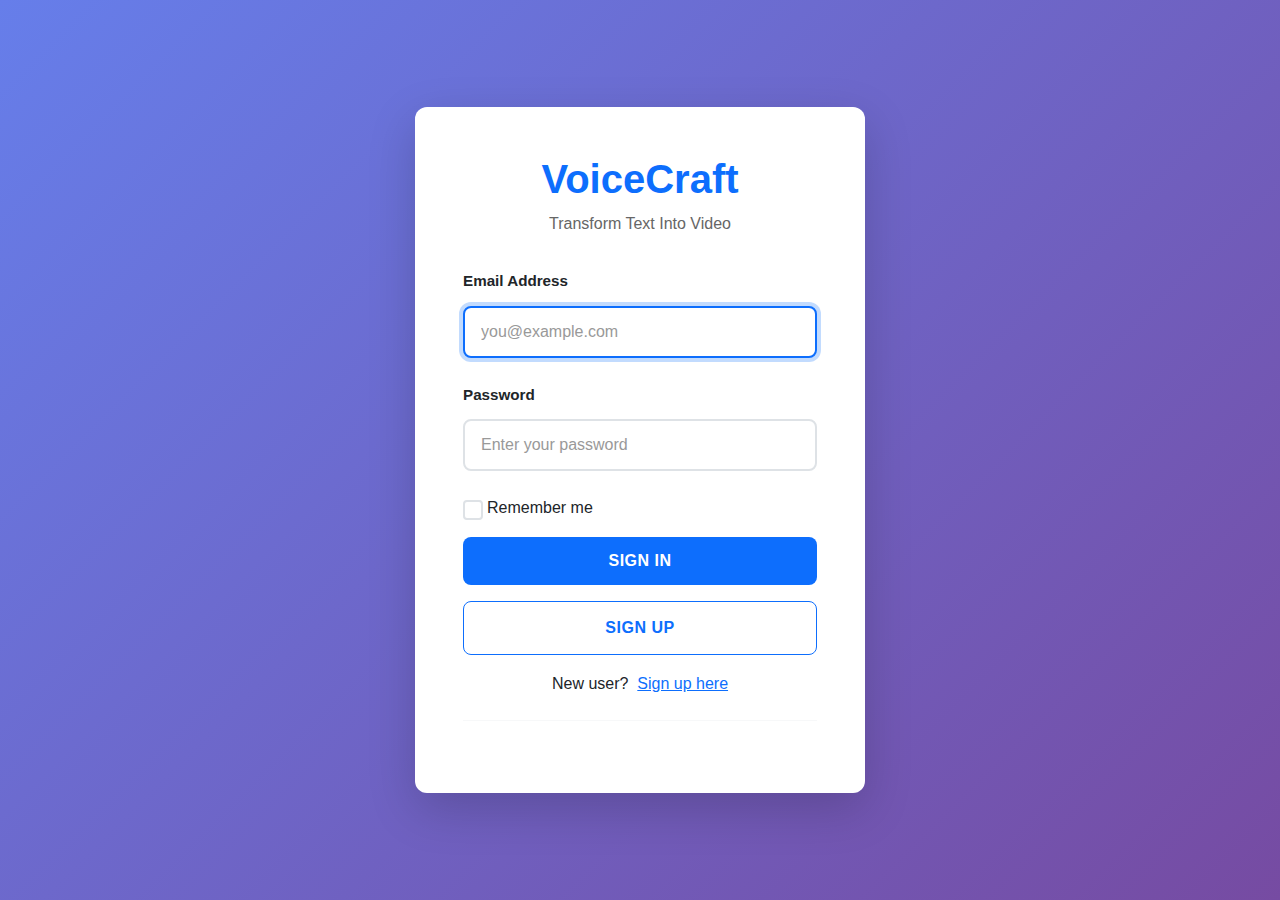
<file: index.html>
<!DOCTYPE html>
<html lang="en">
<head>
    <meta charset="UTF-8">
    <meta name="viewport" content="width=device-width, initial-scale=1.0">
    <meta name="description" content="VoiceCraft - Transform text into engaging videos with AI-powered narration and ambient audio">
    <title>VoiceCraft - Text to Video Application</title>
    
    <!-- Bootstrap CSS -->
    <link href="https://cdn.jsdelivr.net/npm/bootstrap@5.3.0/dist/css/bootstrap.min.css" rel="stylesheet">
    
    <!-- Custom CSS -->
    <link rel="stylesheet" href="css/styles.css">
</head>
<body>
    <!-- Skip to main content link for accessibility -->
    <a href="#main-content" class="visually-hidden-focusable">Skip to main content</a>

    <!-- Login Screen -->
    <div id="login-screen" class="login-container d-flex align-items-center justify-content-center min-vh-100">
        <div class="login-card card shadow-lg">
            <div class="card-body p-5">
                <div class="text-center mb-4">
                    <h1 class="login-title">VoiceCraft</h1>
                    <p class="login-subtitle text-muted">Transform Text Into Video</p>
                </div>

                <form id="login-form" class="needs-validation" novalidate aria-labelledby="login-title">
                    <div class="mb-4">
                        <label for="email" class="form-label">Email Address</label>
                        <input 
                            type="email" 
                            class="form-control form-control-lg" 
                            id="email" 
                            name="email"
                            placeholder="you@example.com"
                            required
                            aria-describedby="email-error"
                        >
                        <div id="email-error" class="invalid-feedback d-block"></div>
                    </div>

                    <div class="mb-4">
                        <label for="password" class="form-label">Password</label>
                        <input 
                            type="password" 
                            class="form-control form-control-lg" 
                            id="password" 
                            name="password"
                            placeholder="Enter your password"
                            required
                            aria-describedby="password-error"
                        >
                        <div id="password-error" class="invalid-feedback d-block"></div>
                    </div>

                    <div class="mb-3 form-check">
                        <input 
                            type="checkbox" 
                            class="form-check-input" 
                            id="remember" 
                            name="remember"
                        >
                        <label class="form-check-label" for="remember">
                            Remember me
                        </label>
                    </div>

                    <a href="https://eu-west-2whgod3rya.auth.eu-west-2.amazoncognito.com/login?client_id=3n22isgi343f4403f6iv3q8kab&response_type=code&scope=email+openid+profile&redirect_uri=https://dkg9puli9dc2t.cloudfront.net/">
                        <button class="btn btn-primary btn-lg w-100 mb-3" type="button" aria-label="Sign in with Cognito">SIGN IN</button>
                    </a>

                    <div class="d-grid gap-2 mb-3">
                        <a href="signup.html" class="btn btn-outline-primary btn-lg" role="button" id="signup-link" aria-label="Create a new VoiceCraft account">Sign Up</a>
                    </div>

                    <div id="login-error" class="alert alert-danger d-none" role="alert"></div>
                </form>

                <p class="text-center mt-3">
                    New user?&nbsp;
                    <a href="https://eu-west-2whgod3rya.auth.eu-west-2.amazoncognito.com/signup?client_id=3n22isgi343f4403f6iv3q8kab&response_type=code&scope=email+openid+profile&redirect_uri=https://dkg9puli9dc2t.cloudfront.net/" class="text-decoration-underline">
                        Sign up here
                    </a>
                </p>

                <hr class="my-4">
            </div>
        </div>
    </div>

    <!-- Main Application Screen -->
    <div id="main-screen" class="main-container d-none">
        <!-- Navigation Bar -->
        <nav class="navbar navbar-dark bg-dark sticky-top shadow-sm">
            <div class="container-fluid">
                <span class="navbar-brand mb-0 h1">
                    <span aria-label="VoiceCraft">VoiceCraft</span>
                </span>
                <div class="d-flex align-items-center gap-3">
                    <span id="user-name" class="text-light" role="status"></span>
                    <button 
                        id="logout-btn" 
                        class="btn btn-outline-light btn-sm"
                        aria-label="Sign out of VoiceCraft"
                    >
                        Logout
                    </button>
                </div>
            </div>
        </nav>

        <!-- Main Content -->
        <main id="main-content" class="py-5">
            <div class="container">
                <div class="row">
                    <div class="col-lg-8 mx-auto">
                        <div class="card shadow-sm border-0">
                            <div class="card-header bg-primary text-white">
                                <h2 class="card-title mb-0">Create Your Video</h2>
                            </div>
                            <div class="card-body p-5">
                                <form id="video-form" class="needs-validation" novalidate aria-labelledby="create-video-title">
                                    <h3 id="create-video-title" class="visually-hidden">Create Your Video</h3>

                                    <!-- Category Selection -->
                                    <fieldset class="mb-5">
                                        <legend class="form-label fw-bold mb-3">Select Content Category</legend>
                                        <div class="category-options">
                                            <div class="form-check">
                                                <input 
                                                    class="form-check-input" 
                                                    type="radio" 
                                                    name="category" 
                                                    id="category-educational" 
                                                    value="educational"
                                                    required
                                                >
                                                <label class="form-check-label" for="category-educational">
                                                    <span class="category-icon">📚</span>
                                                    <span class="category-text">Educational</span>
                                                    <span class="category-desc">Instructional and informative content</span>
                                                </label>
                                            </div>

                                            <div class="form-check">
                                                <input 
                                                    class="form-check-input" 
                                                    type="radio" 
                                                    name="category" 
                                                    id="category-relaxation" 
                                                    value="relaxation"
                                                    required
                                                >
                                                <label class="form-check-label" for="category-relaxation">
                                                    <span class="category-icon">🧘</span>
                                                    <span class="category-text">Relaxation</span>
                                                    <span class="category-desc">Calming and stress-relief content</span>
                                                </label>
                                            </div>

                                            <div class="form-check">
                                                <input 
                                                    class="form-check-input" 
                                                    type="radio" 
                                                    name="category" 
                                                    id="category-story" 
                                                    value="story"
                                                    required
                                                >
                                                <label class="form-check-label" for="category-story">
                                                    <span class="category-icon">📖</span>
                                                    <span class="category-text">Story</span>
                                                    <span class="category-desc">Narrative and fictional content</span>
                                                </label>
                                            </div>
                                        </div>
                                        <div class="invalid-feedback d-block mt-2" id="category-error"></div>
                                    </fieldset>

                                    <!-- Audio Selection -->
                                    <fieldset class="mb-5">
                                        <legend class="form-label fw-bold mb-3">Select Background Audio</legend>
                                        <div class="audio-options">
                                            <div class="form-check">
                                                <input 
                                                    class="form-check-input" 
                                                    type="radio" 
                                                    name="audio" 
                                                    id="audio-brown-noise" 
                                                    value="brown-noise"
                                                    required
                                                >
                                                <label class="form-check-label" for="audio-brown-noise">
                                                    <span class="audio-icon">🎵</span>
                                                    <span class="audio-text">Brown Noise</span>
                                                    <span class="audio-desc">Deep, rumbling ambient sound</span>
                                                </label>
                                            </div>

                                            <div class="form-check">
                                                <input 
                                                    class="form-check-input" 
                                                    type="radio" 
                                                    name="audio" 
                                                    id="audio-music" 
                                                    value="music"
                                                    required
                                                >
                                                <label class="form-check-label" for="audio-music">
                                                    <span class="audio-icon">🎼</span>
                                                    <span class="audio-text">Music</span>
                                                    <span class="audio-desc">Royalty-free background music</span>
                                                </label>
                                            </div>

                                            <div class="form-check">
                                                <input 
                                                    class="form-check-input" 
                                                    type="radio" 
                                                    name="audio" 
                                                    id="audio-calming" 
                                                    value="calming-sounds"
                                                    required
                                                >
                                                <label class="form-check-label" for="audio-calming">
                                                    <span class="audio-icon">🌊</span>
                                                    <span class="audio-text">Calming Sounds</span>
                                                    <span class="audio-desc">Nature sounds for relaxation</span>
                                                </label>
                                            </div>
                                        </div>
                                        <div class="invalid-feedback d-block mt-2" id="audio-error"></div>
                                    </fieldset>

                                    <!-- File Upload -->
                                    <div class="mb-5">
                                        <label for="text-file" class="form-label fw-bold">Upload Text File</label>
                                        <p class="text-muted small mb-3">
                                            <span aria-label="Supported format">Supports .txt files, maximum 5MB</span>
                                        </p>
                                        <div class="input-group input-group-lg">
                                            <input 
                                                type="file" 
                                                class="form-control" 
                                                id="text-file" 
                                                name="text-file"
                                                accept=".txt"
                                                required
                                                aria-describedby="file-help"
                                            >
                                            <button 
                                                class="btn btn-outline-secondary" 
                                                type="button"
                                                id="file-button"
                                                aria-label="Browse for file"
                                            >
                                                Browse
                                            </button>
                                        </div>
                                        <div id="file-help" class="form-text mt-2">
                                            <span id="file-name"></span>
                                        </div>
                                        <div class="invalid-feedback d-block" id="file-error"></div>
                                    </div>

                                    <!-- Form Status Messages -->
                                    <div id="form-success" class="alert alert-success d-none" role="alert">
                                        <strong>Success!</strong> Your video is being created. You will be notified when it's ready.
                                    </div>
                                    <div id="form-error" class="alert alert-danger d-none" role="alert"></div>

                                    <!-- Submit Button -->
                                    <div class="d-grid gap-2 d-sm-flex justify-content-sm-end">
                                        <button type="reset" class="btn btn-outline-secondary btn-lg">
                                            Clear Form
                                        </button>
                                        <button type="submit" class="btn btn-primary btn-lg" id="submit-btn">
                                            Create Video
                                        </button>
                                    </div>
                                </form>
                            </div>
                        </div>
                    </div>
                </div>
            </div>
        </main>

        <!-- Footer -->
        <footer class="bg-light py-4 mt-5 border-top">
            <div class="container text-center">
                <p class="text-muted mb-0">
                    &copy; 2026 VoiceCraft. All rights reserved. Powered by AWS.
                </p>
            </div>
        </footer>
    </div>

    <!-- Bootstrap JS -->
    <script src="https://cdn.jsdelivr.net/npm/bootstrap@5.3.0/dist/js/bootstrap.bundle.min.js"></script>
    
    <!-- Custom JS -->
    <script src="js/scripts.js"></script>
</body>
</html>
</file>
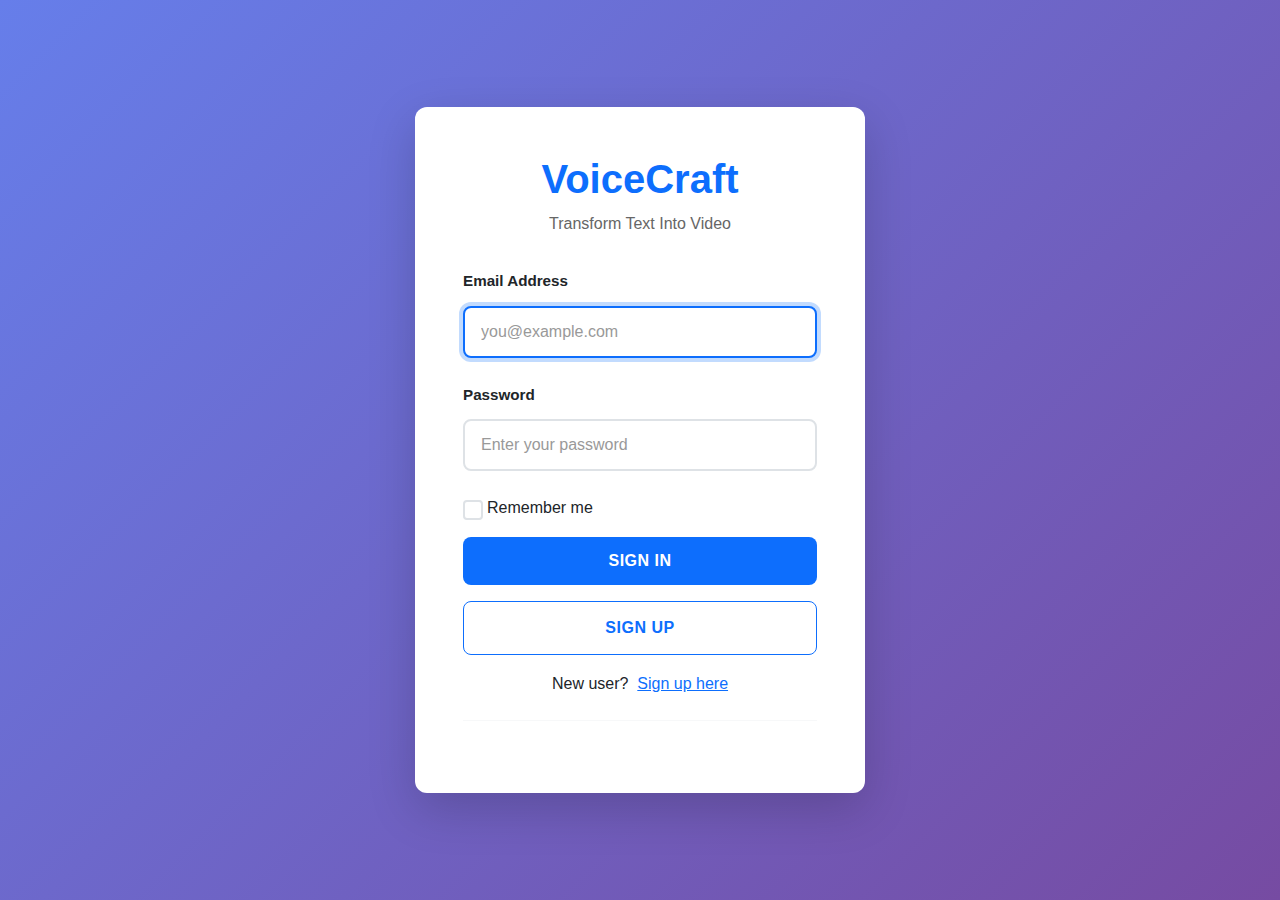
<file: callback.html>
<!DOCTYPE html>
<html lang="en">
<head>
    <meta charset="UTF-8">
    <meta name="viewport" content="width=device-width, initial-scale=1.0">
    <title>Signing in... - VoiceCraft</title>
    <link href="https://cdn.jsdelivr.net/npm/bootstrap@5.3.0/dist/css/bootstrap.min.css" rel="stylesheet">
    <link rel="stylesheet" href="css/styles.css">
    <style>
        .callback-container {
            min-height: 100vh;
            display: flex;
            align-items: center;
            justify-content: center;
            flex-direction: column;
            gap: 1rem;
        }
        .callback-card {
            text-align: center;
            padding: 2.5rem 3rem;
            border-radius: 1rem;
            box-shadow: 0 8px 32px rgba(0,0,0,0.12);
            background: white;
            max-width: 420px;
            width: 100%;
        }
        .brand-title {
            font-size: 1.6rem;
            font-weight: 700;
            color: #6366f1;
            margin-bottom: 0.25rem;
        }
    </style>
</head>
<body class="bg-light">

    <div class="callback-container">
        <div class="callback-card">
            <p class="brand-title">VoiceCraft</p>

            <div id="status-signing-in">
                <div class="spinner-border text-primary my-3" role="status">
                    <span class="visually-hidden">Loading...</span>
                </div>
                <h2 class="h5 mb-1">Signing you in…</h2>
                <p class="text-muted small mb-0">Just a moment while we verify your credentials.</p>
            </div>

            <div id="status-error" class="d-none">
                <div class="text-danger fs-1 my-2">✕</div>
                <h2 class="h5 mb-1">Sign in failed</h2>
                <p id="error-message" class="text-muted small mb-3">Something went wrong.</p>
                <a href="index.html" class="btn btn-primary">Try again</a>
            </div>
        </div>
    </div>

    <script src="js/auth-config.js"></script>
    <script src="js/callback.js"></script>
</body>
</html>
</file>
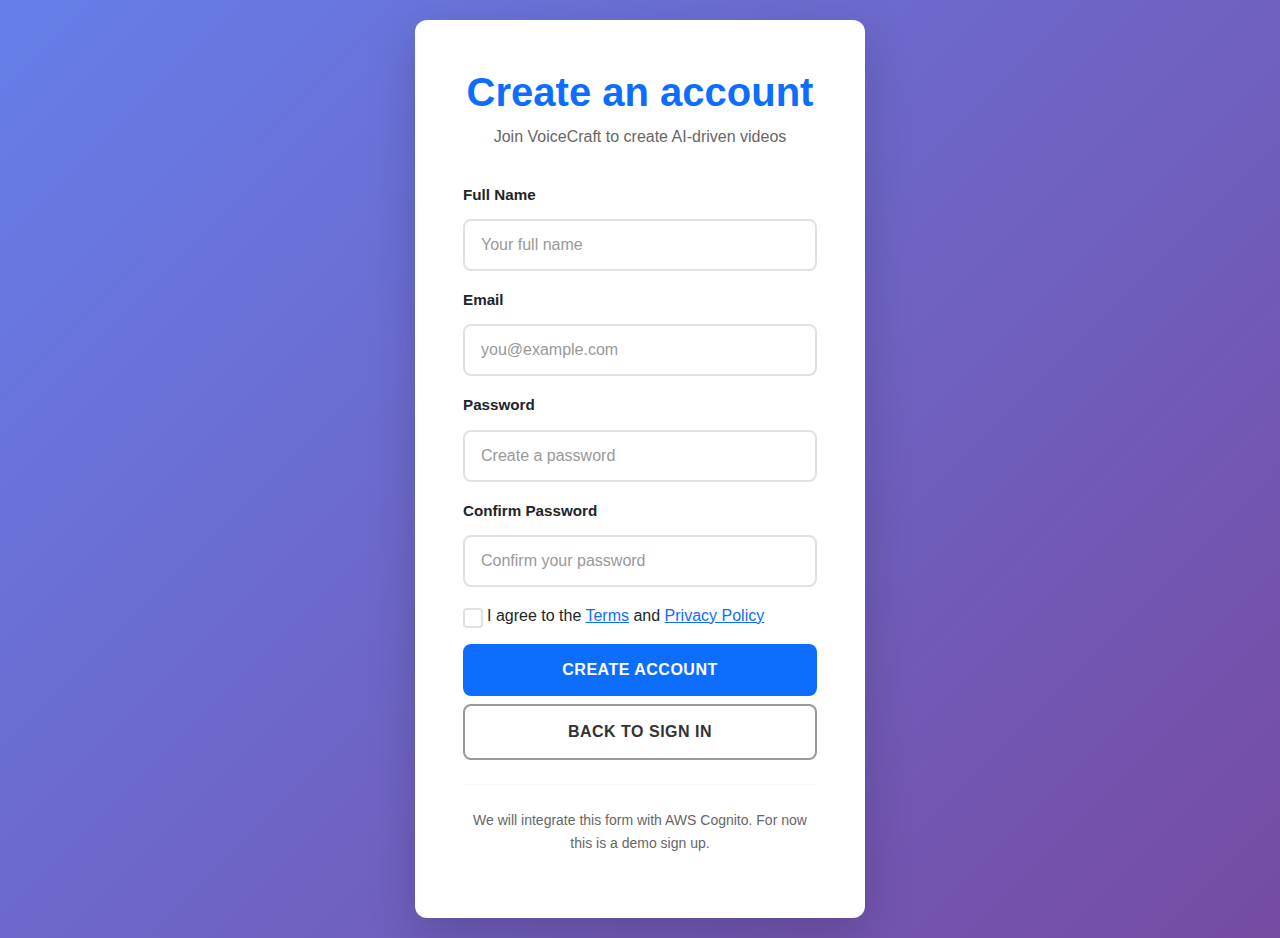
<file: signup.html>
<!DOCTYPE html>
<html lang="en">
<head>
    <meta charset="UTF-8">
    <meta name="viewport" content="width=device-width, initial-scale=1.0">
    <meta name="description" content="VoiceCraft - Sign Up">
    <title>Sign Up - VoiceCraft</title>
    <link href="https://cdn.jsdelivr.net/npm/bootstrap@5.3.0/dist/css/bootstrap.min.css" rel="stylesheet">
    <link rel="stylesheet" href="css/styles.css">
</head>
<body>
    <a href="#signup-form" class="visually-hidden-focusable">Skip to sign up form</a>

    <div class="login-container d-flex align-items-center justify-content-center min-vh-100">
        <div class="login-card card shadow-lg">
            <div class="card-body p-5">
                <div class="text-center mb-4">
                    <h1 class="login-title">Create an account</h1>
                    <p class="login-subtitle text-muted">Join VoiceCraft to create AI-driven videos</p>
                </div>

                <form id="signup-form" class="needs-validation" novalidate aria-labelledby="signup-form">
                    <div class="mb-3">
                        <label for="name" class="form-label">Full Name</label>
                        <input type="text" id="name" name="name" class="form-control form-control-lg" placeholder="Your full name" required aria-describedby="name-error">
                        <div id="name-error" class="invalid-feedback d-block"></div>
                    </div>

                    <div class="mb-3">
                        <label for="signup-email" class="form-label">Email</label>
                        <input type="email" id="signup-email" name="email" class="form-control form-control-lg" placeholder="you@example.com" required aria-describedby="signup-email-error">
                        <div id="signup-email-error" class="invalid-feedback d-block"></div>
                    </div>

                    <div class="mb-3">
                        <label for="signup-password" class="form-label">Password</label>
                        <input type="password" id="signup-password" name="password" class="form-control form-control-lg" placeholder="Create a password" required aria-describedby="signup-password-error">
                        <div id="signup-password-error" class="invalid-feedback d-block"></div>
                    </div>

                    <div class="mb-3">
                        <label for="signup-password-confirm" class="form-label">Confirm Password</label>
                        <input type="password" id="signup-password-confirm" name="passwordConfirm" class="form-control form-control-lg" placeholder="Confirm your password" required aria-describedby="signup-password-confirm-error">
                        <div id="signup-password-confirm-error" class="invalid-feedback d-block"></div>
                    </div>

                    <div class="mb-3 form-check">
                        <input type="checkbox" id="terms" class="form-check-input" required>
                        <label for="terms" class="form-check-label">I agree to the <a href="#">Terms</a> and <a href="#">Privacy Policy</a></label>
                        <div class="invalid-feedback d-block" id="terms-error"></div>
                    </div>

                    <div id="signup-error" class="alert alert-danger d-none" role="alert"></div>

                    <div class="d-grid gap-2 mb-3">
                        <button type="submit" class="btn btn-primary btn-lg">Create Account</button>
                        <a href="index.html" class="btn btn-outline-secondary btn-lg" role="button">Back to Sign In</a>
                    </div>
                </form>

                <hr class="my-4">
                <p class="text-center text-muted small">We will integrate this form with AWS Cognito. For now this is a demo sign up.</p>
            </div>
        </div>
    </div>

    <script src="https://cdn.jsdelivr.net/npm/bootstrap@5.3.0/dist/js/bootstrap.bundle.min.js"></script>
    <script src="js/signup.js"></script>
</body>
</html>
</file>
<file: css/styles.css>
/* ==================== 
   Global Styles
   ==================== */

:root {
    --primary-color: #0d6efd;
    --primary-dark: #0a58ca;
    --secondary-color: #6c757d;
    --success-color: #198754;
    --danger-color: #dc3545;
    --light-bg: #f8f9fa;
    --dark-bg: #212529;
    --border-color: #dee2e6;
    --text-dark: #212529;
    --text-light: #6c757d;
    --focus-shadow: 0 0 0 0.25rem rgba(13, 110, 253, 0.25);
}

* {
    margin: 0;
    padding: 0;
    box-sizing: border-box;
}

html {
    scroll-behavior: smooth;
}

body {
    font-family: -apple-system, BlinkMacSystemFont, 'Segoe UI', Roboto, 'Helvetica Neue', Arial, sans-serif;
    font-size: 16px;
    line-height: 1.6;
    color: var(--text-dark);
    background-color: var(--light-bg);
    min-height: 100vh;
}

/* ==================== 
   Accessibility
   ==================== */

/* Skip to main content link */
.visually-hidden-focusable {
    position: absolute;
    width: 1px;
    height: 1px;
    padding: 0;
    margin: -1px;
    overflow: hidden;
    clip: rect(0, 0, 0, 0);
    white-space: nowrap;
    border-width: 0;
}

.visually-hidden-focusable:focus {
    position: static;
    width: auto;
    height: auto;
    overflow: visible;
    clip: auto;
    white-space: normal;
    display: block;
    padding: 0.5rem 1rem;
    background-color: var(--primary-color);
    color: white;
    text-decoration: none;
    z-index: 1050;
}

/* Enhanced focus states for keyboard navigation */
button:focus-visible,
a:focus-visible,
input:focus-visible,
select:focus-visible,
textarea:focus-visible {
    outline: 3px solid var(--primary-color);
    outline-offset: 2px;
}

/* Ensure sufficient color contrast (WCAG AAA) */
body {
    color: #000000;
}

.text-muted {
    color: #666666 !important;
}

.btn-outline-secondary {
    color: #333333;
    border-color: #333333;
}

.btn-outline-secondary:hover {
    background-color: #333333;
    border-color: #333333;
    color: #ffffff;
}

/* ==================== 
   Login Container
   ==================== */

.login-container {
    background: linear-gradient(135deg, #667eea 0%, #764ba2 100%);
    min-height: 100vh;
    padding: 20px;
}

.login-card {
    width: 100%;
    max-width: 450px;
    border: none;
    border-radius: 12px;
    background-color: #ffffff;
    box-shadow: 0 10px 40px rgba(0, 0, 0, 0.2);
}

.login-title {
    font-size: 2.5rem;
    font-weight: 700;
    color: var(--primary-color);
    margin-bottom: 0.5rem;
}

.login-subtitle {
    font-size: 1rem;
    color: var(--text-light);
    margin-bottom: 2rem;
}

.login-card .form-control {
    border: 2px solid var(--border-color);
    border-radius: 8px;
    padding: 0.75rem 1rem;
    font-size: 1rem;
    transition: all 0.3s ease;
    background-color: #ffffff;
    color: #000000;
}

.login-card .form-control:focus {
    border-color: var(--primary-color);
    box-shadow: var(--focus-shadow);
    background-color: #ffffff;
    color: #000000;
}

.login-card .form-control::placeholder {
    color: #999999;
    opacity: 1;
}

.login-card .form-label {
    font-weight: 600;
    color: var(--text-dark);
    margin-bottom: 0.75rem;
    font-size: 0.95rem;
}

.login-card .btn-primary {
    background-color: var(--primary-color);
    border: none;
    border-radius: 8px;
    font-weight: 600;
    padding: 0.75rem 1.5rem;
    font-size: 1rem;
    transition: all 0.3s ease;
}

.login-card .btn-primary:hover {
    background-color: var(--primary-dark);
    transform: translateY(-2px);
    box-shadow: 0 5px 20px rgba(13, 110, 253, 0.3);
}

.login-card .btn-primary:active {
    transform: translateY(0);
}

.login-card .form-check-input {
    border: 2px solid var(--border-color);
    width: 1.25em;
    height: 1.25em;
    margin-top: 0.3em;
    cursor: pointer;
}

.login-card .form-check-input:checked {
    background-color: var(--primary-color);
    border-color: var(--primary-color);
}

.login-card .form-check-input:focus {
    box-shadow: var(--focus-shadow);
    border-color: var(--primary-color);
}

.login-card .form-check-label {
    cursor: pointer;
    user-select: none;
    color: var(--text-dark);
}

.login-card .invalid-feedback {
    color: var(--danger-color);
    font-size: 0.875rem;
    margin-top: 0.5rem;
}

.login-card hr {
    border: none;
    border-top: 1px solid var(--border-color);
    margin: 2rem 0;
}

.login-card .alert-danger {
    background-color: #f8d7da;
    border: 1px solid #f5c6cb;
    color: #721c24;
    border-radius: 8px;
    padding: 1rem;
}

/* ==================== 
   Main Container
   ==================== */

.main-container {
    display: flex;
    flex-direction: column;
    min-height: 100vh;
}

/* Navigation Bar */
.navbar {
    background: linear-gradient(90deg, #1a1a2e 0%, #16213e 100%) !important;
    padding: 1rem 0;
}

.navbar-brand {
    font-size: 1.75rem;
    font-weight: 700;
    color: #ffffff !important;
    letter-spacing: 0.5px;
}

.navbar .btn-outline-light {
    color: #ffffff;
    border-color: #ffffff;
    font-weight: 600;
    border-width: 2px;
    transition: all 0.3s ease;
}

.navbar .btn-outline-light:hover,
.navbar .btn-outline-light:focus {
    background-color: #ffffff;
    color: #1a1a2e;
    border-color: #ffffff;
}

#user-name {
    font-weight: 600;
    font-size: 0.95rem;
}

/* Main Content Area */
main {
    flex: 1;
    padding: 3rem 0;
}

.card {
    border-radius: 12px;
    overflow: hidden;
    transition: box-shadow 0.3s ease;
}

.card:hover {
    box-shadow: 0 8px 25px rgba(0, 0, 0, 0.1) !important;
}

.card-header {
    padding: 1.5rem;
    border-bottom: none;
}

.card-header h2 {
    font-size: 1.75rem;
    font-weight: 700;
    color: #ffffff;
}

.card-body {
    padding: 3rem;
}

/* ==================== 
   Form Styles
   ==================== */

fieldset {
    border: none;
}

legend {
    font-size: 1.25rem;
    font-weight: 700;
    color: var(--text-dark);
    margin-bottom: 1.5rem;
    padding-bottom: 0.75rem;
    border-bottom: 2px solid var(--border-color);
}

/* Category Options */
.category-options,
.audio-options {
    display: flex;
    flex-direction: column;
    gap: 1rem;
}

.category-options .form-check,
.audio-options .form-check {
    padding: 1.25rem;
    border: 2px solid var(--border-color);
    border-radius: 10px;
    background-color: #ffffff;
    cursor: pointer;
    transition: all 0.3s ease;
}

.category-options .form-check:hover,
.audio-options .form-check:hover {
    border-color: var(--primary-color);
    background-color: #f0f6ff;
    box-shadow: 0 4px 12px rgba(13, 110, 253, 0.1);
}

.category-options .form-check-input,
.audio-options .form-check-input {
    width: 1.5em;
    height: 1.5em;
    border: 2px solid var(--border-color);
    border-radius: 50%;
    cursor: pointer;
    margin-top: 0.1em;
    flex-shrink: 0;
    transition: all 0.3s ease;
}

.category-options .form-check-input:checked,
.audio-options .form-check-input:checked {
    background-color: var(--primary-color);
    border-color: var(--primary-color);
    box-shadow: inset 0 0 0 0.25em #ffffff;
}

.category-options .form-check-input:focus-visible,
.audio-options .form-check-input:focus-visible {
    outline: 3px solid var(--primary-color);
    outline-offset: 2px;
}

.category-options .form-check-label,
.audio-options .form-check-label {
    display: flex;
    align-items: flex-start;
    gap: 1rem;
    cursor: pointer;
    user-select: none;
    margin: 0;
    flex: 1;
}

.category-icon,
.audio-icon {
    font-size: 1.75rem;
    flex-shrink: 0;
}

.category-text,
.audio-text {
    font-weight: 600;
    color: var(--text-dark);
    font-size: 1rem;
}

.category-desc,
.audio-desc {
    display: block;
    color: var(--text-light);
    font-size: 0.875rem;
    margin-top: 0.25rem;
}

/* File Upload */
.input-group-lg .form-control {
    padding: 0.75rem 1rem;
    font-size: 1rem;
    border: 2px solid var(--border-color);
    border-radius: 8px;
    color: #000000;
    background-color: #ffffff;
}

.input-group-lg .form-control:focus {
    border-color: var(--primary-color);
    box-shadow: var(--focus-shadow);
    background-color: #ffffff;
    color: #000000;
}

.input-group-lg .btn-outline-secondary {
    border: 2px solid var(--border-color);
    border-radius: 8px;
    color: #333333;
    background-color: #ffffff;
    font-weight: 600;
    transition: all 0.3s ease;
}

.input-group-lg .btn-outline-secondary:hover {
    background-color: #333333;
    border-color: #333333;
    color: #ffffff;
}

.input-group-lg .btn-outline-secondary:focus-visible {
    outline: 3px solid var(--primary-color);
    outline-offset: 2px;
}

.form-label {
    font-weight: 600;
    color: var(--text-dark);
    font-size: 1rem;
    margin-bottom: 0.75rem;
}

.form-text {
    color: var(--text-light);
    font-size: 0.875rem;
}

#file-name {
    color: var(--success-color);
    font-weight: 600;
}

.invalid-feedback {
    color: var(--danger-color);
    font-size: 0.875rem;
    margin-top: 0.5rem;
}

/* Alerts */
.alert {
    border: none;
    border-radius: 8px;
    padding: 1rem 1.25rem;
    font-size: 0.95rem;
}

.alert-success {
    background-color: #d4edda;
    color: #155724;
    border: 1px solid #c3e6cb;
}

.alert-danger {
    background-color: #f8d7da;
    color: #721c24;
    border: 1px solid #f5c6cb;
}

/* Buttons */
.btn {
    font-weight: 600;
    border-radius: 8px;
    padding: 0.75rem 1.5rem;
    font-size: 1rem;
    transition: all 0.3s ease;
    text-transform: uppercase;
    letter-spacing: 0.5px;
}

.btn-primary {
    background-color: var(--primary-color);
    border: none;
}

.btn-primary:hover {
    background-color: var(--primary-dark);
    transform: translateY(-2px);
    box-shadow: 0 5px 20px rgba(13, 110, 253, 0.3);
}

.btn-primary:active {
    transform: translateY(0);
}

.btn-primary:focus-visible {
    outline: 3px solid var(--primary-dark);
    outline-offset: 2px;
}

.btn-outline-secondary {
    color: #333333;
    border: 2px solid #999999;
    background-color: transparent;
}

.btn-outline-secondary:hover {
    background-color: #333333;
    color: #ffffff;
    border-color: #333333;
}

.btn-outline-secondary:focus-visible {
    outline: 3px solid var(--primary-color);
    outline-offset: 2px;
}

/* Button Group */
.d-grid.gap-2 .btn-lg,
.d-sm-flex.justify-content-sm-end .btn-lg {
    padding: 0.875rem 2rem;
}

/* ==================== 
   Footer
   ==================== */

footer {
    background-color: #f8f9fa;
    border-top: 1px solid var(--border-color);
    padding: 2rem 0;
    color: var(--text-light);
}

footer p {
    font-size: 0.9rem;
    margin: 0;
}

/* ==================== 
   Responsive Design
   ==================== */

@media (max-width: 768px) {
    .login-card {
        max-width: 100%;
        margin: 0 20px;
    }

    .card-body {
        padding: 2rem 1.5rem;
    }

    .login-title {
        font-size: 2rem;
    }

    legend {
        font-size: 1.1rem;
    }

    .category-icon,
    .audio-icon {
        font-size: 1.5rem;
    }

    .category-text,
    .audio-text {
        font-size: 0.95rem;
    }

    .category-desc,
    .audio-desc {
        font-size: 0.8rem;
    }

    .d-sm-flex {
        flex-direction: column !important;
    }

    .d-sm-flex .btn {
        width: 100%;
        margin-bottom: 0.75rem;
    }

    .d-sm-flex .btn:last-child {
        margin-bottom: 0;
    }

    .navbar .d-flex {
        flex-direction: column;
        gap: 1rem;
    }

    #user-name {
        text-align: center;
    }
}

@media (max-width: 480px) {
    body {
        font-size: 14px;
    }

    .login-container {
        padding: 10px;
    }

    .login-card {
        margin: 0 10px;
    }

    .login-title {
        font-size: 1.75rem;
    }

    .card-header h2 {
        font-size: 1.4rem;
    }

    .card-body {
        padding: 1.5rem;
    }

    legend {
        font-size: 1rem;
    }

    .category-options .form-check,
    .audio-options .form-check {
        padding: 1rem;
    }

    .btn {
        padding: 0.65rem 1rem;
        font-size: 0.9rem;
    }
}

/* ==================== 
   Dark Mode Support (Optional)
   ==================== */

@media (prefers-color-scheme: dark) {
    body {
        background-color: #1a1a1a;
        color: #ffffff;
    }

    .card {
        background-color: #2d2d2d;
        color: #ffffff;
    }

    .login-card {
        background-color: #2d2d2d;
    }

    .login-title {
        color: var(--primary-color);
    }

    .login-subtitle {
        color: #999999;
    }

    .form-control {
        background-color: #1a1a1a;
        color: #ffffff;
        border-color: #444444;
    }

    .form-control:focus {
        background-color: #1a1a1a;
        color: #ffffff;
        border-color: var(--primary-color);
    }

    .form-label,
    legend {
        color: #ffffff;
    }

    .category-options .form-check,
    .audio-options .form-check {
        background-color: #2d2d2d;
        border-color: #444444;
    }

    .category-options .form-check:hover,
    .audio-options .form-check:hover {
        background-color: #3d3d3d;
    }

    .input-group-lg .btn-outline-secondary {
        color: #ffffff;
        border-color: #666666;
        background-color: #2d2d2d;
    }

    footer {
        background-color: #2d2d2d;
        border-color: #444444;
    }
}

/* ==================== 
   Error Page Styles
   ==================== */

.error-container {
    background: linear-gradient(135deg, #667eea 0%, #764ba2 100%);
    min-height: 100vh;
    padding: 20px;
}

.error-card {
    width: 100%;
    max-width: 600px;
    border: none;
    border-radius: 12px;
    background-color: #ffffff;
    box-shadow: 0 10px 40px rgba(0, 0, 0, 0.2);
}

.error-icon {
    font-size: 4rem;
    display: block;
}

.error-title {
    font-size: 2rem;
    font-weight: 700;
    color: var(--danger-color);
    margin-bottom: 1rem;
}

.error-code {
    font-size: 0.9rem;
    font-weight: 600;
    text-transform: uppercase;
    letter-spacing: 1px;
    margin-bottom: 0.5rem;
}

.error-description {
    font-size: 1.1rem;
    color: var(--text-dark);
    line-height: 1.6;
    margin-bottom: 1rem;
}

.error-details {
    padding: 1rem;
    background-color: var(--light-bg);
    border-left: 4px solid var(--danger-color);
    border-radius: 4px;
    font-family: 'Courier New', monospace;
}

.error-specific {
    padding: 1rem;
    background-color: #fff3cd;
    border: 1px solid #ffc107;
    border-radius: 8px;
    color: #856404;
    margin-bottom: 1.5rem;
}

.error-specific p {
    margin: 0;
    line-height: 1.6;
}

.error-message-container {
    text-align: center;
}

.error-actions {
    margin-top: 2rem;
}

.error-actions .btn {
    transition: all 0.3s ease;
}

.error-actions .btn-outline-secondary {
    color: #333333;
    border: 2px solid #999999;
}

.error-actions .btn-outline-secondary:hover {
    background-color: #333333;
    color: #ffffff;
    border-color: #333333;
}

.error-actions .btn-primary {
    background-color: var(--primary-color);
    border: none;
}

.error-actions .btn-primary:hover {
    background-color: var(--primary-dark);
    transform: translateY(-2px);
    box-shadow: 0 5px 20px rgba(13, 110, 253, 0.3);
}

.error-support {
    padding: 1rem 0;
}

.support-links {
    display: flex;
    align-items: center;
    justify-content: center;
    gap: 0.5rem;
    flex-wrap: wrap;
}

.support-links a {
    color: var(--primary-color);
    text-decoration: none;
    font-weight: 600;
    transition: all 0.3s ease;
}

.support-links a:hover {
    color: var(--primary-dark);
    text-decoration: underline;
}

.support-links a:focus-visible {
    outline: 3px solid var(--primary-color);
    outline-offset: 2px;
}

#error-id-container {
    padding: 1rem;
    background-color: var(--light-bg);
    border-radius: 8px;
}

#error-id-container code {
    font-family: 'Courier New', monospace;
    background-color: #ffffff;
    padding: 0.25rem 0.5rem;
    border-radius: 4px;
    color: var(--primary-color);
}

/* Error Page Responsive */
@media (max-width: 768px) {
    .error-card {
        max-width: 100%;
        margin: 0 20px;
    }

    .error-title {
        font-size: 1.6rem;
    }

    .error-description {
        font-size: 1rem;
    }

    .error-icon {
        font-size: 3.5rem;
    }

    .d-sm-flex.justify-content-sm-center {
        flex-direction: column !important;
    }

    .d-sm-flex.justify-content-sm-center .btn {
        width: 100%;
        margin-bottom: 0.75rem;
    }

    .d-sm-flex.justify-content-sm-center .btn:last-child {
        margin-bottom: 0;
    }

    .support-links {
        flex-direction: column;
        gap: 0.75rem;
    }

    .support-links span {
        display: none;
    }
}

@media (max-width: 480px) {
    .error-card {
        margin: 0 10px;
    }

    .error-title {
        font-size: 1.4rem;
    }

    .error-icon {
        font-size: 3rem;
    }

    .error-description {
        font-size: 0.95rem;
    }

    .btn {
        padding: 0.65rem 1rem;
        font-size: 0.9rem;
    }
}

@media (prefers-color-scheme: dark) {
    .error-card {
        background-color: #2d2d2d;
        color: #ffffff;
    }

    .error-title {
        color: #ff6b6b;
    }

    .error-description {
        color: #ffffff;
    }

    .error-details {
        background-color: #3d3d3d;
        color: #ffffff;
    }

    .error-specific {
        background-color: #4d3d1a;
        border-color: #8b7500;
        color: #ffd700;
    }

    #error-id-container {
        background-color: #3d3d3d;
    }

    #error-id-container code {
        background-color: #2d2d2d;
    }
}

/* ==================== 
   Print Styles
   ==================== */

@media print {
    .navbar,
    footer,
    .btn {
        display: none;
    }

    body {
        background: white;
        color: black;
    }

    .card {
        box-shadow: none;
        border: 1px solid #000;
    }
}
</file>
